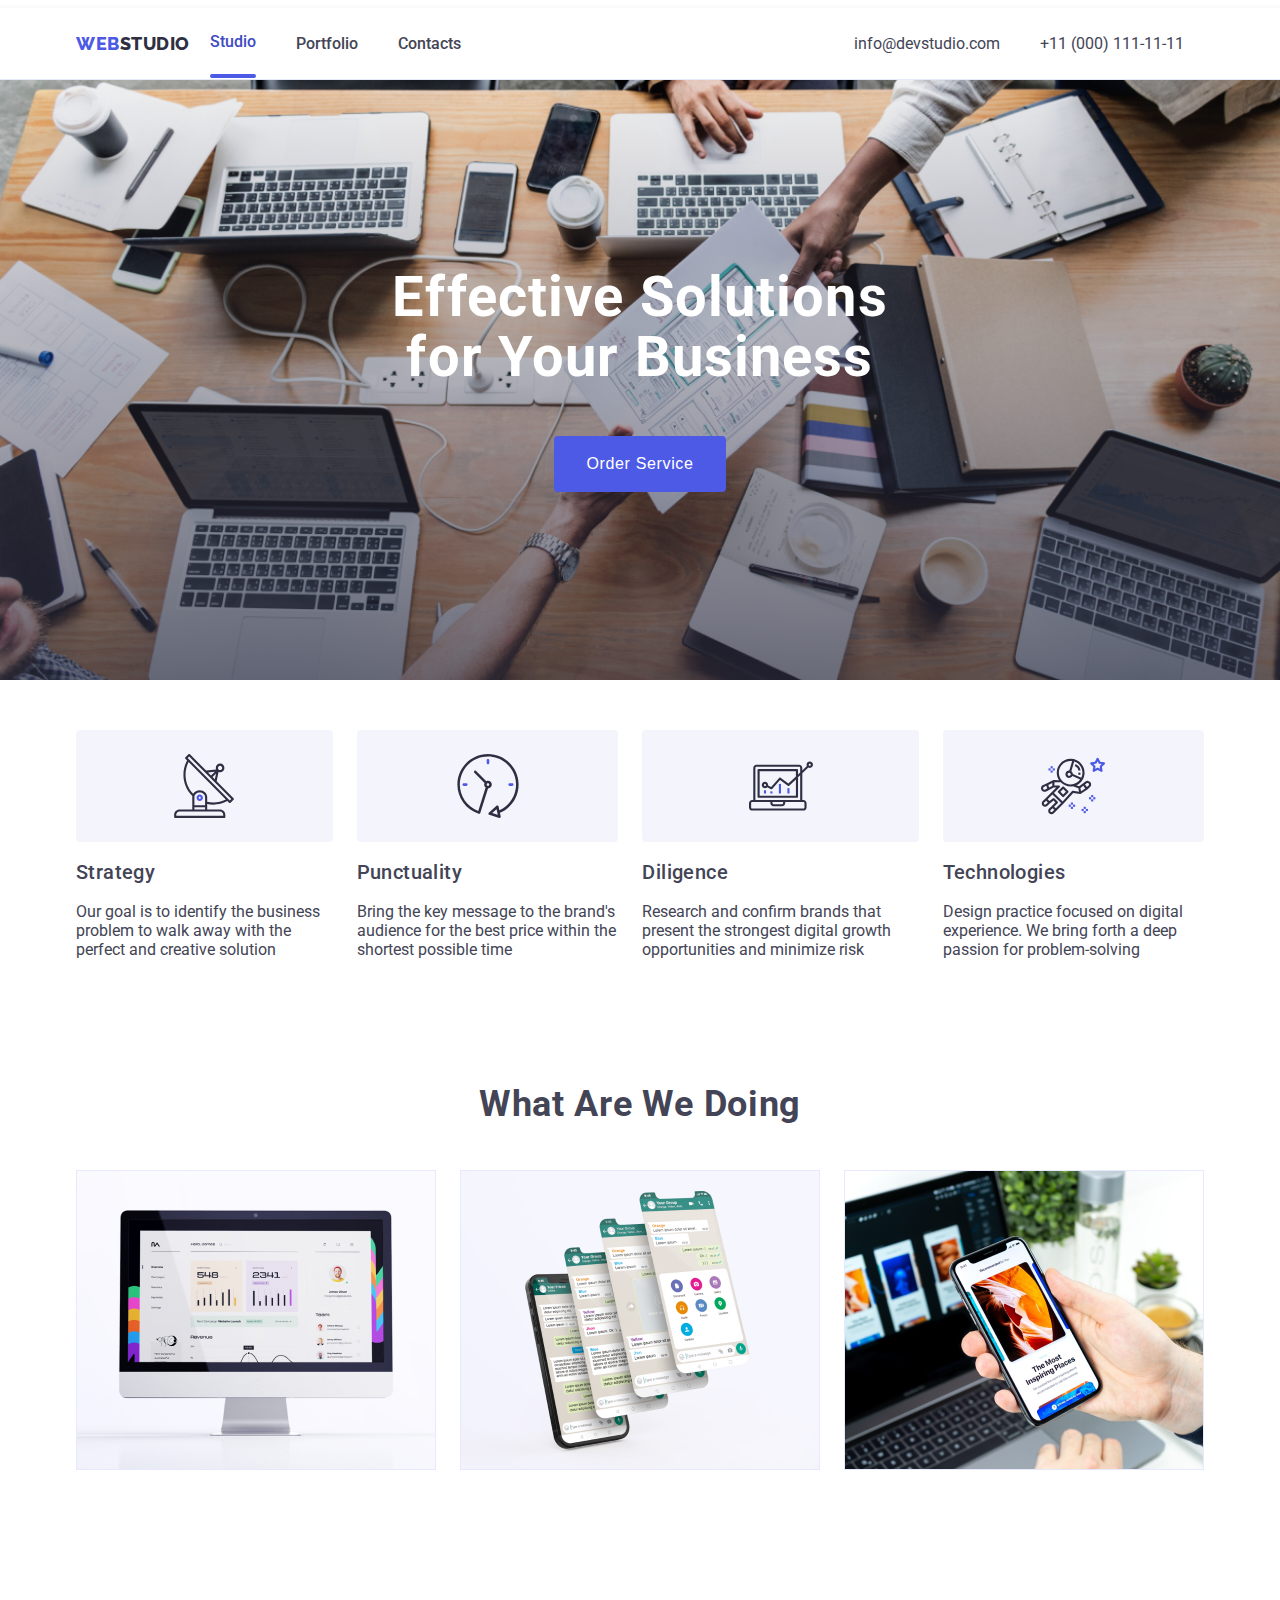
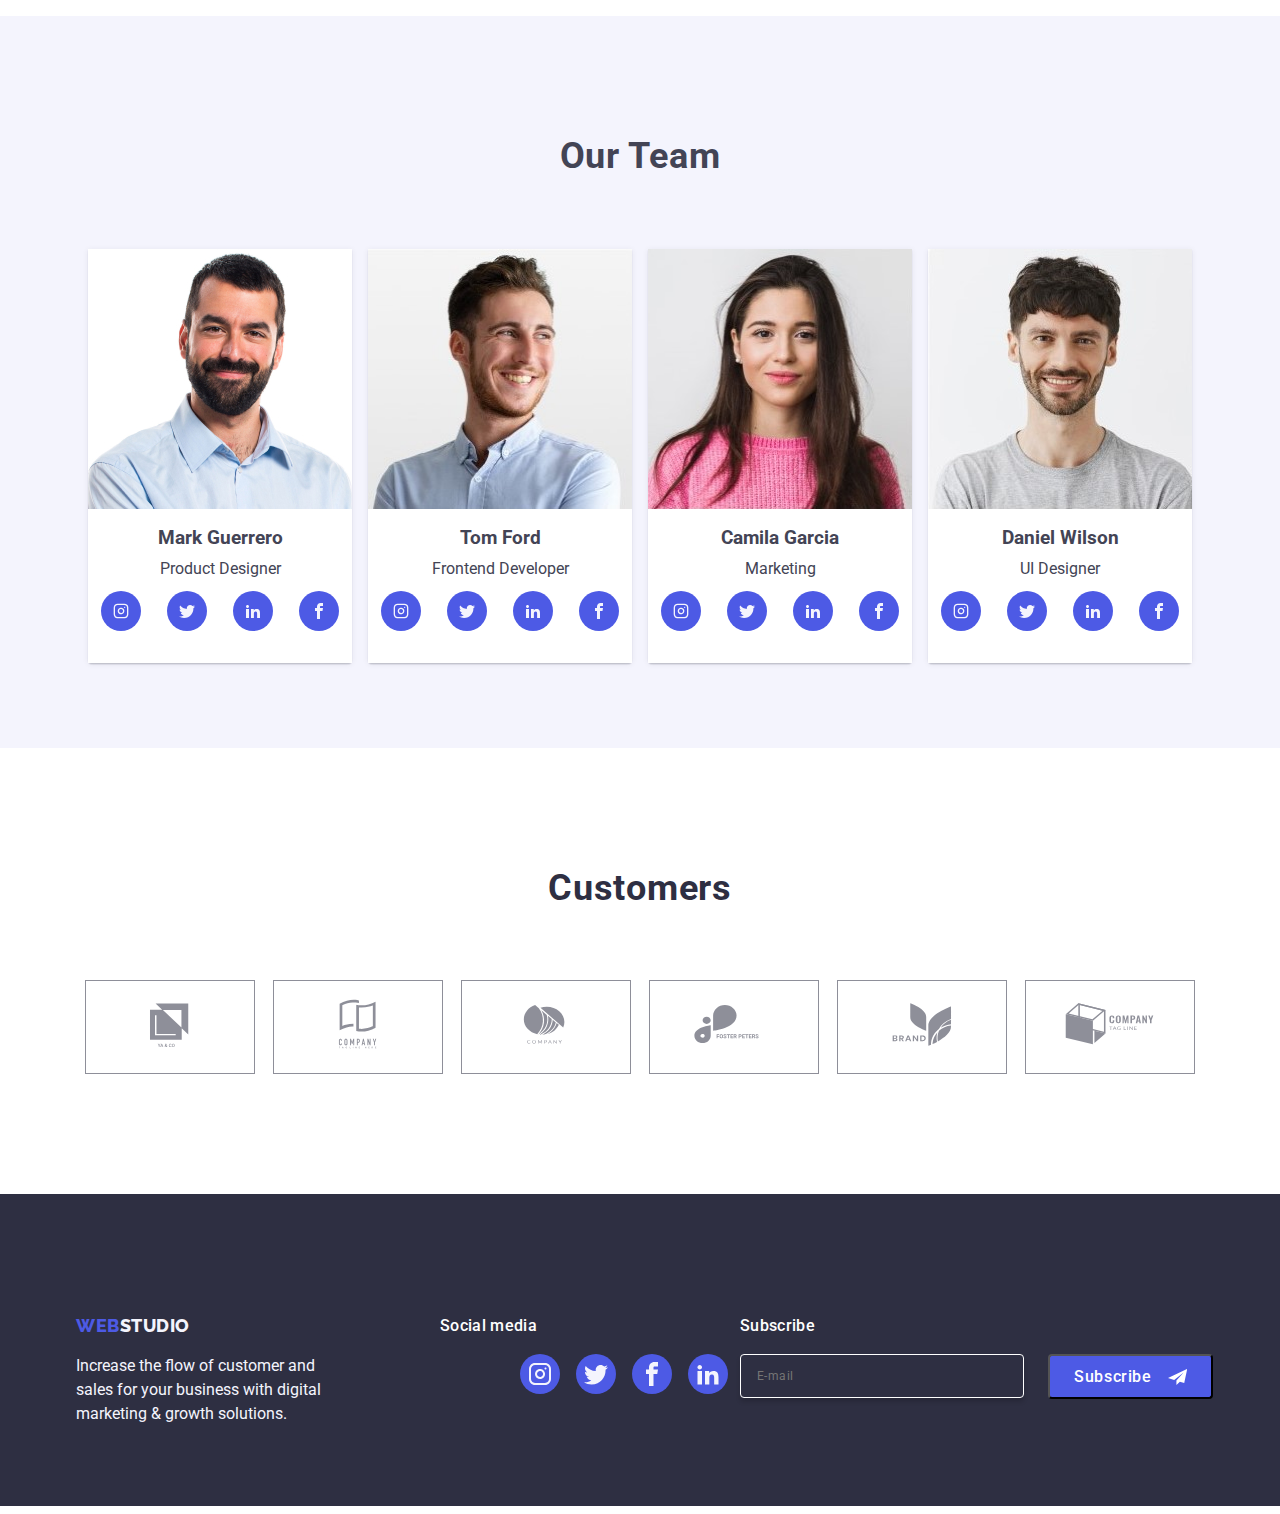
<file: index.html>
<!DOCTYPE html>
<html lang="en">
  <head>
    <meta charset="UTF-8" />
    <meta name="viewport" content="width=device-width, initial-scale=1.0" />
    <title>goit-markup-hw-01</title>
    <link rel="stylesheet" href="./css/styles.css" />
    <link
      href="https://fonts.googleapis.com/css2?family=Raleway:wght@800&family=Roboto:wght@400;500;700;900&display=swap"
      rel="stylesheet"
    />
    <link
      href="https://fonts.googleapis.com/css2?family=Raleway:wght@800&family=Roboto:wght@400;500;700;900&display=swap"
      rel="stylesheet"
    />
  </head>
  <body>
    <header class="header">
      <nav class="header-nav">
        <a href="WEBSTUDIO" class="link-web">
          <span class="header-web">WEB</span
          ><span class="header-studio">STUDIO</span>
        </a>
        <ul class="link">
          <li><a href="index.html" class="link-list active">Studio</a></li>
          <li><a href="portfolio.html" class="link-list">Portfolio</a></li>
          <li><a href="Contacts" class="link-list">Contacts</a></li>
        </ul>
      </nav>
      <ul class="link">
        <li>
          <a href="info@devstudio.com" class="link-list">info@devstudio.com</a>
        </li>
        <li>
          <a href="+11(000)111-11-11" class="link-list">+11 (000) 111-11-11 </a>
        </li>
      </ul>
    </header>
    <main>
      <section class="hero">
        <h1 class="hero-title">
          Effective Solutions<br />
          for Your Business
        </h1>
        <button type="button" class="main-btn" data-modal-open>
          Order Service
        </button>
        <div class="backdrop is-hidden" data-modal>
          <div class="modal">
            <button class="modal-close-btn" data-modal-close>&times;</button>

            <h2 class="service-info-title">
              Leave your contacts and we will call you back.
            </h2>
            <form class="services">
              <div class="form-services">
                <label for="name" class="service-label">Name </label>
                <div class="service-info">
                  <input
                    type="text"
                    name="name"
                    class="service-info-input"
                    id="name"
                  />
                  <svg class="service-info-icon" width="24" height="24">
                    <use href="./images/icons.svg#icon-person"></use>
                  </svg>
                </div>

                <label for="phone" class="service-label">Phone </label>
                <div class="service-info">
                  <input
                    type="tel"
                    name="phone"
                    class="service-info-input"
                    id="phone"
                  />
                  <svg class="service-info-icon" width="24" height="24">
                    <use href="./images/icons.svg#icon-phone"></use>
                  </svg>
                </div>

                <label for="email" class="service-label">Email </label>
                <div class="service-info">
                  <input
                    type="email"
                    name="email"
                    class="service-info-input"
                    id="email"
                  />
                  <svg class="service-info-icon" width="24" height="24">
                    <use href="./images/icons.svg#icon-email"></use>
                  </svg>
                </div>

                <label for="comment" class="service-label"
                  >Comment
                  <textarea
                    name="comment"
                    id="comment"
                    placeholder="Text Input"
                    class="service-input-comment"
                  ></textarea>
                </label>
              </div>
              <label for="agree" class="privacy-check">
                <input
                  type="checkbox"
                  name="agree"
                  value="agree"
                  class="input-checkbox"
                  id="agree"
                />
                <svg class="service-info-icon-checkmark" width="16" height="16">
                  <use href="./images/icons.svg#icon-checkmark"></use>
                </svg>
                <span>
                  I accept the terms and conditions of this
                  <a href="" class="privacy"> Privacy Policy </a></span
                >
              </label>
              <button type="submit" class="service-submit-btn">Send</button>
            </form>
          </div>
        </div>
      </section>
      <section class="policy-section">
        <ul class="link">
          <li>
            <div class="icon-advantage">
              <svg class="icon icon-antenna-1" width="64" height="64">
                <use href="./images/icons.svg#icon-antenna-1"></use>
              </svg>
            </div>
            <h3 class="policy-list">Strategy</h3>
            <p>
              Our goal is to identify the business problem to walk away with the
              perfect and creative solution
            </p>
          </li>
          <li>
            <div class="icon-advantage">
              <svg class="icon icon-clock-1" width="64" height="64">
                <use href="./images/icons.svg#icon-clock-1"></use>
              </svg>
            </div>
            <h3 class="policy-list">Punctuality</h3>
            <p>
              Bring the key message to the brand's audience for the best price
              within the shortest possible time
            </p>
          </li>
          <li>
            <div class="icon-advantage">
              <svg class="icon icon-diagram-1" width="64" height="64">
                <use href="./images/icons.svg#icon-diagram-1"></use>
              </svg>
            </div>
            <h3 class="policy-list">Diligence</h3>
            <p>
              Research and confirm brands that present the strongest digital
              growth opportunities and minimize risk
            </p>
          </li>
          <li>
            <div class="icon-advantage">
              <svg class="icon icon-astronaut-1" width="64" height="64">
                <use href="./images/icons.svg#icon-astronaut-1"></use>
              </svg>
            </div>
            <h3 class="policy-list">Technologies</h3>
            <p>
              Design practice focused on digital experience. We bring forth a
              deep passion for problem-solving
            </p>
          </li>
        </ul>
      </section>
      <section class="doing-section">
        <h2 class="title">What are we doing</h2>
        <ul class="link">
          <li class="team-link-list">
            <img src="images/Monitor.jpg" alt="Monitor Screening" width="360" />
          </li>
          <li class="team-link-list">
            <img
              src="images/Mobile_Screen.jpg"
              alt=" Mobile chat screen"
              width="360"
            />
          </li>
          <li class="team-link-list">
            <img src="images/Mobile.jpg" alt="Mobile" width="360" />
          </li>
        </ul>
      </section>
      <section class="team-section">
        <h2 class="title">Our Team</h2>
        <div class="team-link">
          <ul class="link">
            <li class="team-link-list">
              <div class="team-link-list-note">
                <img
                  src="images/Mark_Guerrero.jpg"
                  alt="Mark Guerrero"
                  width="264"
                  height="260"
                />
                <div class="team-name">
                  <div class="team-caption">
                    <h3>Mark Guerrero</h3>
                    <p>Product Designer</p>
                  </div>
                  <div class="team-icon">
                    <a class="social-icon">
                      <svg width="16" height="16">
                        <use href="./images/icons.svg#icon-instagram"></use>
                      </svg>
                    </a>
                    <a class="social-icon">
                      <svg width="16" height="16">
                        <use href="./images/icons.svg#icon-twitter"></use>
                      </svg>
                    </a>
                    <a class="social-icon">
                      <svg width="16" height="16">
                        <use href="./images/icons.svg#icon-linkedin2"></use>
                      </svg>
                    </a>
                    <a class="social-icon">
                      <svg width="16" height="16">
                        <use href="./images/icons.svg#icon-facebook"></use>
                      </svg>
                    </a>
                  </div>
                </div>
              </div>
            </li>
          </ul>
          <ul class="link">
            <li class="team-link-list">
              <div class="team-link-list-note">
                <img
                  src="images/Tom_Ford.jpg"
                  alt="Tom Ford"
                  width="264"
                  height="260"
                />
                <div class="team-name">
                  <div class="team-caption">
                    <h3>Tom Ford</h3>
                    <p>Frontend Developer</p>
                  </div>
                  <div class="team-icon">
                    <a class="social-icon">
                      <svg width="16" height="16">
                        <use href="./images/icons.svg#icon-instagram"></use>
                      </svg>
                    </a>
                    <a class="social-icon">
                      <svg width="16" height="16">
                        <use href="./images/icons.svg#icon-twitter"></use>
                      </svg>
                    </a>
                    <a class="social-icon">
                      <svg width="16" height="16">
                        <use href="./images/icons.svg#icon-linkedin2"></use>
                      </svg>
                    </a>
                    <a class="social-icon">
                      <svg width="16" height="16">
                        <use href="./images/icons.svg#icon-facebook"></use>
                      </svg>
                    </a>
                  </div>
                </div>
              </div>
            </li>
          </ul>
          <ul class="link">
            <li class="team-link-list">
              <div class="team-link-list-note">
                <img
                  src="images/Camila_Garcia.jpg"
                  alt="Camila Garcia"
                  width="264"
                  height="260"
                />

                <div class="team-name">
                  <div class="team-caption">
                    <h3>Camila Garcia</h3>
                    <p>Marketing</p>
                  </div>
                  <div class="team-icon">
                    <a class="social-icon">
                      <svg width="16" height="16">
                        <use href="./images/icons.svg#icon-instagram"></use>
                      </svg>
                    </a>
                    <a class="social-icon">
                      <svg width="16" height="16">
                        <use href="./images/icons.svg#icon-twitter"></use>
                      </svg>
                    </a>
                    <a class="social-icon">
                      <svg width="16" height="16">
                        <use href="./images/icons.svg#icon-linkedin2"></use>
                      </svg>
                    </a>
                    <a class="social-icon">
                      <svg width="16" height="16">
                        <use href="./images/icons.svg#icon-facebook"></use>
                      </svg>
                    </a>
                  </div>
                </div>
              </div>
            </li>
          </ul>
          <ul class="link">
            <li class="team-link-list">
              <div class="team-link-list-note">
                <img
                  src="images/Daniel_Wilson.jpg"
                  alt="Daniel Wilson"
                  width="264"
                  height="260"
                />

                <div class="team-name">
                  <div class="team-caption">
                    <h3>Daniel Wilson</h3>
                    <p>UI Designer</p>
                  </div>
                  <div class="team-icon">
                    <a class="social-icon">
                      <svg width="16" height="16">
                        <use href="./images/icons.svg#icon-instagram"></use>
                      </svg>
                    </a>
                    <a class="social-icon">
                      <svg width="16" height="16">
                        <use href="./images/icons.svg#icon-twitter"></use>
                      </svg>
                    </a>
                    <a class="social-icon">
                      <svg width="16" height="16">
                        <use href="./images/icons.svg#icon-linkedin2"></use>
                      </svg>
                    </a>
                    <a class="social-icon">
                      <svg width="16" height="16">
                        <use href="./images/icons.svg#icon-facebook"></use>
                      </svg>
                    </a>
                  </div>
                </div>
              </div>
            </li>
          </ul>
        </div>
      </section>
      <section class="customer-section">
        <h2 class="customer-title">Customers</h2>
        <ul class="customer-list">
          <li class="customer-list-icon">
            <a class="customer-icon-logo" href="#">
              <svg class="customer-icon" width="104" height="56">
                <use href="./images/icons.svg#Logo-6"></use>
              </svg>
            </a>
          </li>
          <li class="customer-list-icon">
            <a class="customer-icon-logo" href="#">
              <svg class="customer-icon" width="104" height="56">
                <use href="./images/icons.svg#Logo-41"></use>
              </svg>
            </a>
          </li>
          <li class="customer-list-icon">
            <a class="customer-icon-logo" href="#">
              <svg class="customer-icon" width="104" height="56">
                <use href="./images/icons.svg#Logo-31"></use>
              </svg>
            </a>
          </li>
          <li class="customer-list-icon">
            <a class="customer-icon-logo" href="#">
              <svg class="customer-icon" width="104" height="56">
                <use href="./images/icons.svg#Logo-21"></use>
              </svg>
            </a>
          </li>
          <li class="customer-list-icon">
            <a class="customer-icon-logo" href="#">
              <svg class="customer-icon" width="104" height="56">
                <use href="./images/icons.svg#Logo-10"></use>
              </svg>
            </a>
          </li>
          <li class="customer-list-icon">
            <a class="customer-icon-logo" href="#">
              <svg width="104" height="56">
                <use href="./images/icons.svg#Logo-11"></use>
              </svg>
            </a>
          </li>
        </ul>
      </section>
    </main>

    <footer class="footer">
      <section class="webstudio-link">
        <a href="WEBSTUDIO" class="link-web">
          <span class="link-spanweb">WEB</span
          ><span class="link-spanstudio">STUDIO</span>
        </a>
        <p class="footer-text">
          Increase the flow of customer and <br />
          sales for your business with digital <br />
          marketing & growth solutions.
        </p>
      </section>
      <section class="social-media">
        <h3 class="social-title">Social media</h3>
        <div class="team-icon">
          <a class="social-icon">
            <svg width="24" height="24">
              <use href="./images/icons.svg#icon-instagram"></use>
            </svg>
          </a>
          <a class="social-icon">
            <svg width="24" height="24">
              <use href="./images/icons.svg#icon-twitter"></use>
            </svg>
          </a>
          <a class="social-icon">
            <svg width="24" height="24">
              <use href="./images/icons.svg#icon-facebook"></use>
            </svg>
          </a>
          <a class="social-icon">
            <svg width="24" height="24">
              <use href="./images/icons.svg#icon-linkedin2"></use>
            </svg>
          </a>
        </div>
      </section>
      <section class="subscription">
        <form class="footer-subscribe">
          <label for="user-email">Subscribe</label>
          <div class="email-subscription">
            <input
              type="email"
              name="email"
              id="user-email"
              class="input-email"
              placeholder="E-mail"
            />
            <div>
              <button type="submit" class="footer-subscribe-btn">
                Subscribe
                <svg class="submit-icon" width="24" height="24">
                  <use href="./images/icons.svg#icon-Frame-3"></use>
                </svg>
              </button>
            </div>
          </div>
        </form>
      </section>
    </footer>
    <script src="./js/modal.js"></script>
  </body>
</html>
</file>
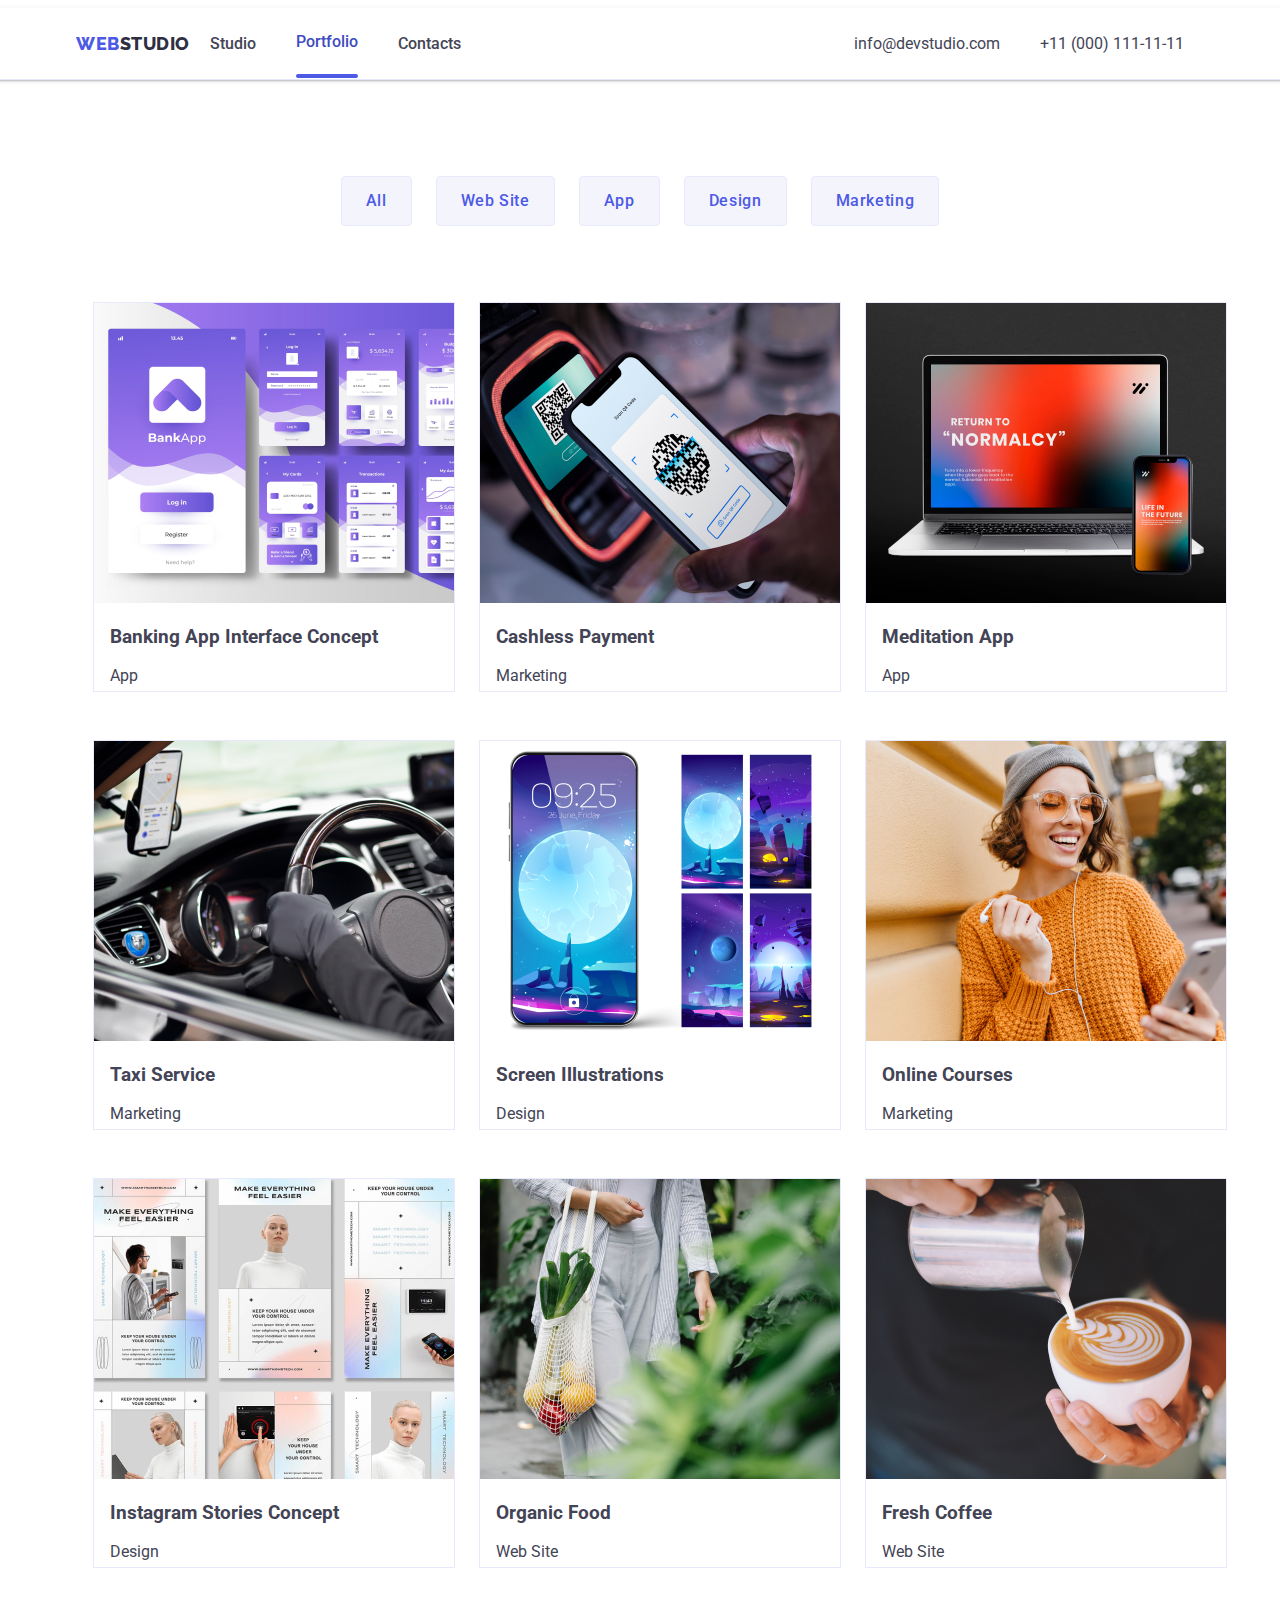
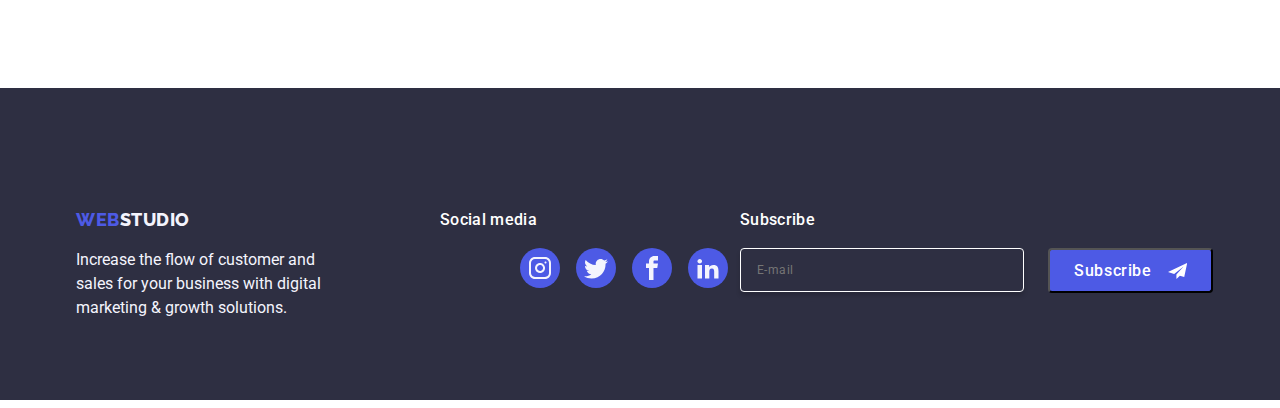
<file: portfolio.html>
<!DOCTYPE html>
<html lang="en">
  <head>
    <meta charset="UTF-8" />
    <meta name="viewport" content="width=device-width, initial-scale=1.0" />
    <title>goit-markup-hw-01</title>
    <link rel="stylesheet" href="./css/styles.css" />
    <link
      href="https://fonts.googleapis.com/css2?family=Raleway:wght@800&family=Roboto:wght@400;500;700;900&display=swap"
      rel="stylesheet"
    />
    <link
      href="https://fonts.googleapis.com/css2?family=Raleway:wght@800&family=Roboto:wght@400;500;700;900&display=swap"
      rel="stylesheet"
    />
  </head>
  <body>
    <header class="header">
      <nav class="header-nav">
        <a href="index.html" class="link-web">
          <span class="header-web">WEB</span
          ><span class="header-studio">STUDIO</span>
        </a>
        <ul class="link">
          <li><a href="index.html" class="link-list">Studio</a></li>
          <li>
            <a href="portfolio.html" class="link-list active">Portfolio</a>
          </li>
          <li><a href="Contacts" class="link-list">Contacts</a></li>
        </ul>
      </nav>
      <ul class="link">
        <li>
          <a href="info@devstudio.com" class="link-list">info@devstudio.com</a>
        </li>
        <li>
          <a href="+11(000)111-11-11" class="link-list">+11 (000) 111-11-11 </a>
        </li>
      </ul>
    </header>
    <main>
      <section class="project">
        <div class="project_list">
          <button class="project_buttons">All</button>
          <button class="project_buttons">Web Site</button>
          <button class="project_buttons">App</button>
          <button class="project_buttons">Design</button>
          <button class="project_buttons">Marketing</button>
        </div>
      </section>
      <section Class="Application">
        <ul class="Application_row">
          <il class="Application-list">
            <div class="application-image">
              <img
                src="./images/P_Banking_App.jpg"
                alt="Banking App Interface"
                width="360"
                height="300"
              />
              <div class="application-image-caption">
                <p class="image-caption">
                  14 Stylish and User-Friendly App Design Concepts · Task
                  Manager App · Calorie Tracker App · Exotic Fruit Ecommerce App
                  · Cloud Storage App
                </p>
              </div>
            </div>
            <div class="Application_caption">
              <h3>Banking App Interface Concept</h3>
              <p>App</p>
            </div>
          </il>
          <il class="Application-list">
            <div class="application-image">
              <img
                src="./images/P_Cashless Payment.jpg"
                alt="Cashless Payment"
                width="360"
                height="300"
              />
              <div class="application-image-caption">
                <p class="image-caption">
                  14 Stylish and User-Friendly App Design Concepts · Task
                  Manager App · Calorie Tracker App · Exotic Fruit Ecommerce App
                  · Cloud Storage App
                </p>
              </div>
            </div>
            <div class="Application_caption">
              <h3>Cashless Payment</h3>
              <p>Marketing</p>
            </div>
          </il>
          <il class="Application-list">
            <div class="application-image">
              <img
                src="./images/P_Med App.jpg"
                alt="Meditation App"
                width="360"
                height="300"
              />
              <div class="application-image-caption">
                <p class="image-caption">
                  14 Stylish and User-Friendly App Design Concepts · Task
                  Manager App · Calorie Tracker App · Exotic Fruit Ecommerce App
                  · Cloud Storage App
                </p>
              </div>
            </div>
            <div class="Application_caption">
              <h3>Meditation App</h3>
              <p>App</p>
            </div>
          </il>
        </ul>
        <ul class="Application_row">
          <il class="Application-list">
            <div class="application-image">
              <img
                src="./images/P_Taxi Service.jpg"
                alt="Taxi Service"
                width="360"
                height="300"
              />
              <div class="application-image-caption">
                <p class="image-caption">
                  14 Stylish and User-Friendly App Design Concepts · Task
                  Manager App · Calorie Tracker App · Exotic Fruit Ecommerce App
                  · Cloud Storage App
                </p>
              </div>
            </div>
            <div class="Application_caption">
              <h3>Taxi Service</h3>
              <p>Marketing</p>
            </div>
          </il>
          <il class="Application-list">
            <div class="application-image">
              <img
                src="./images/P_Screen.jpg"
                alt="Screen Illustration"
                width="360"
                height="300"
              />
              <div class="application-image-caption">
                <p class="image-caption">
                  14 Stylish and User-Friendly App Design Concepts · Task
                  Manager App · Calorie Tracker App · Exotic Fruit Ecommerce App
                  · Cloud Storage App
                </p>
              </div>
            </div>
            <div class="Application_caption">
              <h3>Screen Illustrations</h3>
              <p>Design</p>
            </div>
          </il>
          <il class="Application-list">
            <div class="application-image">
              <img
                src="./images/P_Online_course.jpg"
                alt="Online Courses"
                width="360"
                height="300"
              />
              <div class="application-image-caption">
                <p class="image-caption">
                  14 Stylish and User-Friendly App Design Concepts · Task
                  Manager App · Calorie Tracker App · Exotic Fruit Ecommerce App
                  · Cloud Storage App
                </p>
              </div>
            </div>
            <div class="Application_caption">
              <h3>Online Courses</h3>
              <p>Marketing</p>
            </div>
          </il>
        </ul>
        <ul class="Application_row">
          <il class="Application-list">
            <div class="application-image">
              <img
                src="./images/P_Insta_Stories.jpg"
                alt="Instagram Stories Concept"
                width="360"
                height="300"
              />
              <div class="application-image-caption">
                <p class="image-caption">
                  14 Stylish and User-Friendly App Design Concepts · Task
                  Manager App · Calorie Tracker App · Exotic Fruit Ecommerce App
                  · Cloud Storage App
                </p>
              </div>
            </div>
            <div class="Application_caption">
              <h3>Instagram Stories Concept</h3>
              <p>Design</p>
            </div>
          </il>
          <il class="Application-list">
            <div class="application-image">
              <img
                src="./images/P_Organic_food.jpg"
                alt="Organic Food"
                width="360"
                height="300"
              />
              <div class="application-image-caption">
                <p class="image-caption">
                  14 Stylish and User-Friendly App Design Concepts · Task
                  Manager App · Calorie Tracker App · Exotic Fruit Ecommerce App
                  · Cloud Storage App
                </p>
              </div>
            </div>
            <div class="Application_caption">
              <h3>Organic Food</h3>
              <p>Web Site</p>
            </div>
          </il>
          <il class="Application-list">
            <div class="application-image">
              <img
                src="./images/P_Fresh_Coffee.jpg"
                alt="Fresh Coffee"
                width="360"
                height="300"
              />
              <div class="application-image-caption">
                <p class="image-caption">
                  14 Stylish and User-Friendly App Design Concepts · Task
                  Manager App · Calorie Tracker App · Exotic Fruit Ecommerce App
                  · Cloud Storage App
                </p>
              </div>
            </div>
            <div class="Application_caption">
              <h3>Fresh Coffee</h3>
              <p>Web Site</p>
            </div>
          </il>
        </ul>
      </section>
    </main>

    <footer class="footer">
      <section class="webstudio-link">
        <a href="WEBSTUDIO" class="link-web">
          <span class="link-spanweb">WEB</span
          ><span class="link-spanstudio">STUDIO</span>
        </a>
        <p class="footer-text">
          Increase the flow of customer and <br />
          sales for your business with digital <br />
          marketing & growth solutions.
        </p>
      </section>
      <section class="social-media">
        <h3 class="social-title">Social media</h3>
        <div class="team-icon">
          <a class="social-icon">
            <svg width="24" height="24">
              <use href="./images/icons.svg#icon-instagram"></use>
            </svg>
          </a>
          <a class="social-icon">
            <svg width="24" height="24">
              <use href="./images/icons.svg#icon-twitter"></use>
            </svg>
          </a>
          <a class="social-icon">
            <svg width="24" height="24">
              <use href="./images/icons.svg#icon-facebook"></use>
            </svg>
          </a>
          <a class="social-icon">
            <svg width="24" height="24">
              <use href="./images/icons.svg#icon-linkedin2"></use>
            </svg>
          </a>
        </div>
      </section>
      <section class="subscription">
        <form class="footer-subscribe">
          <label for="user-email">Subscribe</label>
          <div class="email-subscription">
            <input
              type="email"
              name="email"
              id="user-email"
              class="input-email"
              placeholder="E-mail"
            />
            <div>
              <button type="submit" class="footer-subscribe-btn">
                Subscribe
                <svg class="submit-icon" width="24" height="24">
                  <use href="./images/icons.svg#icon-Frame-3"></use>
                </svg>
              </button>
            </div>
          </div>
        </form>
      </section>
    </footer>
    <script src="./js/modal.js"></script>
  </body>
</html>
</file>
<file: css/styles.css>
/* used color */
:root {
  --cloud: #f4f4fd;
  --cornflower: #e7e9fc;
  --iris: #4d5ae5;
  --navy_blue: #2e2f42;
  --slate: #434455;
  --white: #fff;
  --ocean: #404bbf;
  --light_slate: #8e8f99;
  --green: #31d0aa;
}

/*main style*/

body {
  font-family: roboto;
  color: var(--slate);
  font-size: 16px;
  font-weight: 400;
  font-style: normal;
  display: flex;
  align-items: center;
  justify-content: center;
  flex-direction: column;
}

.contact {
  color: var(--slate);
}
.link {
  list-style-type: none; /*remove bullet point to all list class*/
  color: var(--slate);
  padding: 0; /*remove indent from left and right*/
}

.link-list,
.link-web {
  text-decoration: none; /*remove underlines*/
}

/* footer section */

.footer {
  background-color: var(--navy_blue);
  width: 1440px;
  height: 312px;
  box-sizing: border-box;
  padding: 120px 156px 156px;
  gap: 100px;
  display: flex;
}

.link-web {
  font-size: 18px;
  font-weight: 800;
  line-height: 1.31;
  letter-spacing: 0.54px;
  font-family: raleway;
}

.link-spanweb {
  color: var(--iris);
}

.link-spanstudio {
  color: var(--cloud);
}

.footer-text {
  color: var(--cloud);
  line-height: 1.5em;
  width: 264px;
}

/* line-height conversion
 1 = 16px */

/* change color when pointed by cursor */
.link-web:hover .link-spanweb,
.link-web:focus .link-spanweb,
.link-web:hover .link-spanstudio,
.link-web:focus .link-spanstudio {
  color: var(--ocean);
}

.social-title {
  margin: 0;
  color: var(--white);
  margin-bottom: 16px;
  font-family: Roboto;
  font-size: 16px;
  font-style: normal;
  font-weight: 500;
  line-height: 24px;
  letter-spacing: 0.32px;
}

.social-media .team-icon {
  gap: 16px;
  width: 40px;
  height: 40px;
  margin-left: 80px;
}

.social-media .social-icon {
  width: 24px;
  height: 24px;
  padding: 8px;
}

.footer .social-icon:hover,
.footer .social-icon:focus {
  background-color: var(--green);
}
.footer .social-icon {
  text-align: center;
  justify-content: center;
}
/* end of footer section */

/* header section */
.header {
  color: var(--navy_blue);
  background: url("J:\My Trainings\Full Stacked - Javascript\trainings\Projects\Homework_Project\goit-markup-hw-04\images\headerbg.jpg");
}

.header-web {
  color: var(--iris);
}

.header-studio {
  color: var(--navy_blue);
}

.header-nav .link-list {
  font-size: 16px;
  font-weight: 500;
  line-height: 1.5;
  color: var(--navy_blue);
}

.link .link-list {
  color: var(--slate);
  font-style: normal;
}

.link-list:hover,
.link-list:focus,
.link-web:hover .header-web,
.link-web:focus .header-web,
.link-web:focus .header-studio,
.link-web:hover .header-studio {
  color: var(--ocean); /* change color when pointed by cursor */
  cursor: pointer;
}

/* headings style section*/

.header {
  box-sizing: border-box;
  display: flex;
  justify-content: space-between;
  align-items: center;
  width: 1440px;
  height: 72px;
  padding: 24px 156px;
  border-bottom: 1px solid var(--CORNFLOWER, #e7e9fc);
  background: var(--WHITE, #fff);
  box-shadow: 0px 1px 6px 0px rgba(46, 47, 66, 0.08),
    0px 1px 1px 0px rgba(46, 47, 66, 0.16),
    0px 2px 1px 0px rgba(46, 47, 66, 0.08);
}

.header-nav {
  display: flex;
  align-items: center;
}

.header .link {
  margin: 0; /* removing spaces between contact */
  padding: 20px;
  display: flex;
  align-items: center;
  color: var(--slate);
  gap: 40px;
}

.header .active {
  color: var(--ocean);
}

.active::after {
  content: " ";
  display: block;
  width: 100%;
  height: 4px;
  border-radius: 2px;
  background-color: var(--iris);
  position: relative;
  top: 20px;
}

/* end of header style */

/* Hero styling */
.hero {
  width: 1440px;
  height: 600px;
  box-sizing: border-box;
  text-align: center;
  background: linear-gradient(rgba(46, 47, 66, 0.07), rgba(46, 47, 66, 0.7)),
    url("../images/people_office.jpg");
  background-size: cover;
  background-repeat: no-repeat;
  position: relative;
}

.hero-title {
  color: var(--white);
  font-size: 56px;
  font-weight: 700;
  line-height: 107.43%;
  letter-spacing: 1.12px;
  margin: auto;
  padding: 188px 472px 48px;
}

/* button style section*/
.main-btn {
  box-sizing: border-box;
  color: var(--white);
  background: var(--iris);
  border-radius: 4px;
  border: 4px;
  border-color: none;
  line-height: 1.5;
  letter-spacing: 0.64px;
  cursor: pointer;
  font-size: 16px;
  font-weight: 500;
  margin: 0;
  padding: 16px 32px;
}

.main-btn:hover,
.main-btn:focus {
  background-color: var(--ocean);
}

.backdrop {
  /* the screen protector */
  background-color: rgba(0, 0, 0, 0.4);
  position: fixed;
  top: 0;
  left: 0;
  width: 100%;
  height: 100%;
  display: flex;
  align-items: center;
  justify-content: center;
}

.modal {
  background-color: var(--white);
  width: 408px;
  height: 584px;
  border-radius: 4px;
  padding: 24px;
  text-align: end;
}

.is-hidden {
  pointer-events: none;
  opacity: 0;
}

.modal-close-btn {
  border-radius: 100%;
  background-color: var(--cornflower);
  width: 30px;
  height: 30px;
  color: var(--ocean);
  margin-left: auto;
  border-color: var(--cornflower);
  transition: fill 250ms cubic-bezier(0.4, 0, 0.2, 1) border 250ms
    cubic-bezier(0.4, 0, 0.2, 1);
  cursor: pointer;
  display: flex;
  align-items: center;
  justify-content: center;
}

.modal-close-btn:hover {
  fill: currentColor;
  border: 1px solid currentColor;
}

/* end of button style */

/* team style section */

.title {
  text-align: center;
}

.team-section {
  box-sizing: border-box;
  display: block;
  background-color: var(--cloud);
  width: 1440px;
  height: 732px;
  padding: 120px 156px;
  margin-bottom: 120px;
}

.team-section .title {
  display: block;
  margin-top: 0;
}

.link {
  display: inline-flex;
}

.team-section .link {
  display: inline-flex;
  flex-direction: row;
  justify-content: center;
  height: 396px;
  width: 264px;
  border-bottom-left-radius: 4px; /* to add radius to the bottom border */
  border-bottom-right-radius: 4px; /* to add radius to the bottom border */
  margin-left: 12px;
}

.team-link-list-note {
  border-bottom-left-radius: 4px; /* to add radius to the bottom border */
  border-bottom-right-radius: 4px; /* to add radius to the bottom border */
  border-radius: 0px 0px 4px 4px;
  background: var(--WHITE, #fff);
  box-shadow: 0px 2px 1px 0px rgba(46, 47, 66, 0.08),
    0px 1px 1px 0px rgba(46, 47, 66, 0.16),
    0px 1px 6px 0px rgba(46, 47, 66, 0.08);
}

.team-section .title {
  padding-bottom: 36px;
}

.team-name {
  display: flex;
  box-sizing: border-box;
  background-color: var(--white);
  padding-bottom: 32px;
  flex-direction: column;
}

.team-section .team-caption {
  margin: 0; /* remove default margin */
  line-height: 12px;
}

.team-section .team-link-list {
  display: flex;
  flex-direction: column;
  justify-content: center;
  text-align: center;
  align-content: center;
}

/* Policy Style Section */

.policy-section {
  display: inline-flex;
  box-sizing: border-box;
  background-color: var(--white);
  width: 1128px;
  height: 104px;
  margin: 120px 156px 60px;
  align-items: center;
  justify-content: center;
}

.policy-list {
  font-size: 20px;
  font-weight: 500;
  line-height: 1;
  letter-spacing: 0.4px;
}

.policy-section .link {
  gap: 24px; /*to add gap between class policy-list*/
}

/* Doing style section */
.doing-section {
  display: block;
  box-sizing: border-box;
  background-color: var(--white);
  width: 1128px;
  height: 412px;
  margin: 120px 156px 120px;
  align-items: center;
  justify-content: center;
}

.doing-section .link {
  display: inline-flex;
  justify-content: space-between;
  gap: 24px;
}

.team-section .title,
.doing-section .title {
  font-size: 36px;
  font-weight: 700;
  line-height: 40px;
  letter-spacing: 0.72px;
  text-transform: capitalize;
}

/* Customer section*/

.customer-section {
  text-align: center;
  width: 1440px;
  margin-top: 0;
  margin-bottom: 120px;
}

.customer-title {
  font-family: Roboto;
  font-size: 36px;
  font-style: normal;
  font-weight: 700;
  line-height: 40px; /* 111.111% */
  letter-spacing: 0.72px;
  text-transform: capitalize;
  color: var(--navy_blue);
  margin-bottom: 72px;
  margin-top: 0;
}

.customer-list {
  list-style-type: none;
  display: flex;
  justify-content: center;
  padding-left: 156px;
  padding-right: 156px;
  gap: 18px;
}

.customer-list-icon {
  border: 1px solid #8e8f99;
  padding: 16px 32px;
  display: flex;
  justify-content: center;
  align-items: center;
}

.customer-list-icon:hover,
.customer-list-icon:focus,
.customer-icon:focus {
  border-color: var(--iris);
}

.customer-icon-logo {
  fill: var(--light_slate);
}

.customer-list-icon:hover .customer-icon-logo,
.customer-icon-logo:focus {
  fill: var(--ocean);
}

/* ICONS STYLE */

.icon {
  width: 64px;
  height: 64px;
}

.icon-advantage {
  display: flex;
  justify-content: center;
  border-radius: 4px;
  background: var(--CLOUD, #f4f4fd);
  padding-top: 24px;
  padding-bottom: 24px;
}

.team-icon {
  display: flex;
  justify-content: space-around;
}

.social-icon {
  /* background of social links*/
  display: flex;
  background-color: var(--iris);
  fill: var(--cloud);
  border-radius: 50%;
  padding: 12px;
  justify-content: center;
  text-align: center;
}

/* START OF PORTFOLIO */

.project,
.Application {
  width: 1440px;
}

.Application {
  margin-bottom: 120px;
}

.project_list {
  display: flex;
  justify-content: center;
  gap: 24px;
  margin-top: 96px;
  margin-bottom: 76px;
}

.project_buttons {
  padding: 12px 24px;
  color: var(--iris);
  border-radius: 4px;
  border: 1px solid var(--CORNFLOWER, #e7e9fc);
  background: var(--CLOUD, #f4f4fd);
  font-family: Roboto;
  font-size: 16px;
  font-style: normal;
  font-weight: 500;
  line-height: 24px; /* 150% */
  letter-spacing: 0.64px;
  text-align: center;
}

.project_buttons:hover,
.project_buttons:focus {
  color: white;
  background: var(--iris);
}

.Application_row {
  list-style-type: none;
  text-decoration: none;
}

.Application_row {
  display: flex;
  justify-content: center;
  gap: 24px;
  margin-bottom: 48px;
}

.Application_caption {
  margin-top: 0;
  margin-bottom: 32px;
  gap: 8px;
  padding-left: 16px;
  padding-right: 16px;
}

.Application-list {
  width: 36opx;
  height: 388px;
  border: 1px solid var(--cornflower);
  background: var(--WHITE, #fff);
}

.Application-list:hover,
.Application-list:focus {
  box-shadow: 0px 2px 1px 0px rgba(46, 47, 66, 0.08),
    0px 1px 1px 0px rgba(46, 47, 66, 0.16),
    0px 1px 6px 0px rgba(46, 47, 66, 0.08);
}

.Application-list:hover .application-image-caption {
  /*when you hover the 'li', the application-image-caption class will show*/
  opacity: 1;
  transform: translateY(0);
}

.application-image {
  position: relative;
  display: block; /*to fully cover the image and you cannot see white*/
  overflow: hidden;
}

.application-image-caption {
  background-color: rgba(77, 90, 229, 1);
  color: var(--cloud);
  position: absolute;
  width: 100%;
  height: 100%;
  top: 0;
  left: 0;
  text-align: center;
  opacity: 0; /*not visible this class */
  transform: translateY(100%); /*makesure 'translateY(100%)' no space */
  transition: transform 250ms cubic-bezier(0.4, 0, 0.2, 1);
}

.image-caption {
  padding: 40px 32px;
}

/* FORM STYLE - FOOTER */
.footer-subscribe {
  color: white;
  font-family: Roboto;
  font-size: 16px;
  font-style: normal;
  font-weight: 500;
  line-height: 1.5em;
  letter-spacing: 0.32px;
  display: flex;
  flex-direction: column;
  margin-left: 80px;
}

.input-email {
  border-radius: 4px;
  border: 1px solid var(--WHITE, #fff);
  box-shadow: 0px 4px 4px 0px rgba(0, 0, 0, 0.15);
  width: 264px;
  height: 40px;
  background: none;
}

.email-subscription {
  display: flex;
  flex-direction: row;
  gap: 24px;
  margin-top: 16px;
}

.footer-subscribe-btn {
  font-family: Roboto;
  font-size: 16px;
  font-style: normal;
  font-weight: 500;
  line-height: 1.5em;
  letter-spacing: 0.64px;
  color: var(--WHITE, #fff);
  text-align: center;
  background: var(--iris);
  border-radius: 4px;
  background: var(--iris);
  width: 165px;
  height: 45px;
  display: flex;
  justify-content: center;
  align-items: center;
  gap: 16px;
  padding: 8px 24px;
}

.input-email {
  color: var(--WHITE, #fff);
  font-family: Roboto;
  font-size: 12px;
  font-style: normal;
  font-weight: 400;
  line-height: 1.5px;
  letter-spacing: 0.48px;
  padding-left: 16px;
}

/* end of FORM Style */

/* HERO FORM */

.service-info-title {
  color: var(--navy_blue);
  font-size: 16px;
  text-align: center;
}

.services {
  display: flex;
  align-items: center;
  justify-content: center;
  flex-direction: column;
}

.form-services {
  display: flex;
  justify-content: center;
  flex-direction: column;
}

.service-label {
  /* padding: 8px; */
  display: flex;
  flex-direction: column;
  text-align: left;
  color: --light_slate;
  font-family: Roboto;
  font-size: 12px;
}

.service-info {
  display: flex;
  flex-direction: column;
  position: relative;
}

.service-info-input {
  width: 360px;
  height: 40px;
  margin-top: 4px;
  margin-bottom: 8px;
  padding-left: 38px;
  border-radius: 4px;
  border: 1px solid var(--NAVY-BLUE-modal, rgba(46, 47, 66, 0.4));
  transition: 250ms;
  transition-property: color, border-color, background-color;
  transition-timing-function: cubic-bezier(0.4, 0, 0.2, 1);
}

.service-info-icon {
  position: absolute;
  top: 13px;
  left: 12px;
  fill: black;
  transition: fill 250ms cubic-bezier(0.4, 0, 0.2, 1);
}

.service-info:focus-within .service-info-input,
.service-info:hover .service-info-input {
  border: 1px solid var(--iris);
  outline: none; /*remove the default focus outline that some browsers apply. */
  color: var(--navy_blue);
}

.service-info:focus-within .service-info-icon,
.service-info:hover .service-info-icon {
  fill: var(--iris);
}

.service-info-input,
.service-input-comment,
.privacy {
  color: var(--light_slate);
  font-family: Roboto;
  font-size: 12px;
  font-style: normal;
  font-weight: 400;
  line-height: 14px;
  letter-spacing: 0.48px;
}

.service-input-comment {
  width: 382px;
  height: 120px;
  border-radius: 4px;
  border: 1px solid #2e2f42;
  padding-top: 8px;
  padding-left: 16px;
  resize: none;
  margin-top: 4px;
  outline: none;
  transition: 250ms;
  transition-property: color, border-color, background-color;
  transition-timing-function: cubic-bezier(0.4, 0, 0.2, 1);
}

.service-input-comment:focus,
.service-input-comment:hover {
  border: 1px solid var(--iris);
  color: var(--navy_blue);
  outline: none; /*remove the default focus outline that some browsers apply. */
}

.input-checkbox {
  /* appearance: none; */
  position: relative;
  left: -2px;
  opacity: 0;
  overflow: visible;
  z-index: 2;
}

.service-info-icon-checkmark {
  fill: none; /* to hide check mark */
  position: absolute;
  left: 0;
  top: 0;
  width: 12px;
  height: 12px;
  border-radius: 4px;
  border: 2px solid black;
  transition-property: border-color, background-color, fill;
  transition-timing-function: cubic-bezier(0.4, 0, 0.2, 1);
  z-index: 1;
}

.privacy-check .input-checkbox:focus + .service-info-icon-checkmark {
  fill: white;
  background-color: var(--iris);
  outline: 2px solid black;
  width: 13px;
  height: 13px;
  z-index: 2;
}

.privacy {
  color: var(--iris);
  font-family: Roboto;
  font-size: 12px;
  font-weight: 400;
  line-height: 16px;
  letter-spacing: 0.8px;
}

.privacy-check {
  font-family: Roboto;
  font-size: 12px;
  font-weight: 400;
  line-height: 14px;
  letter-spacing: 0.8px;
  text-align: left;
  margin-top: 16px;
  gap: 8px;
  height: 16px;
  display: flex;
  align-items: center;
  justify-content: center;
  position: relative;
}

.service-submit-btn {
  font-family: Roboto;
  font-size: 16px;
  font-weight: 500;
  line-height: 1.5em;
  letter-spacing: 0.64px;
  color: var(--WHITE, #fff);
  text-align: center;
  border-radius: 4px;
  background: var(--iris);
  width: 105px;
  gap: 16px;
  padding: 16px 32px;
  display: flex;
  align-items: center;
  justify-content: center;
  margin-top: 24px;
  width: 169px;
  box-shadow: 0px 4px 4px 0px rgba(0, 0, 0, 0.15);
  border-radius: 4px;
  border-color: var(--iris);
}

/* svg icons */

/* END OF HERO FORM */
</file>
